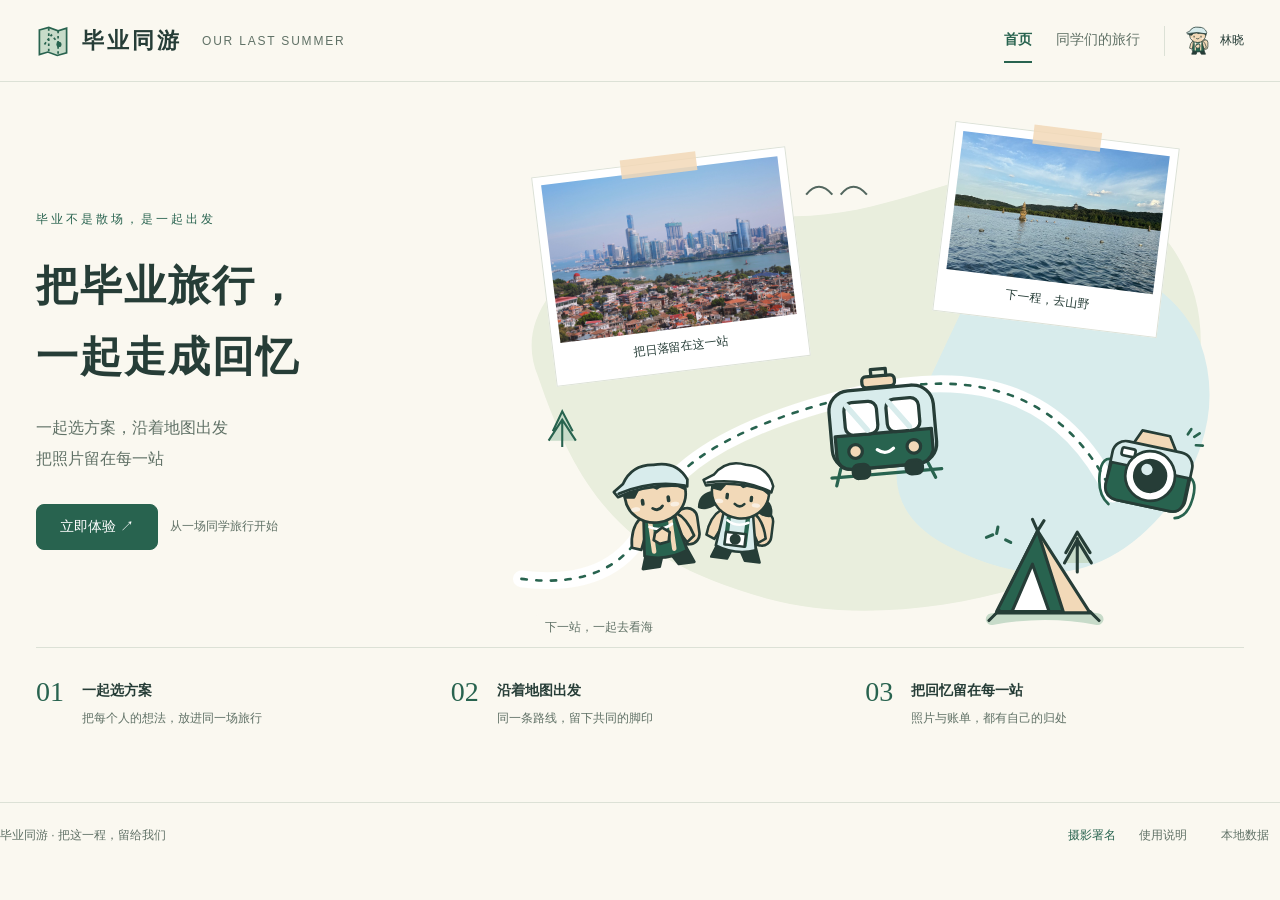
<file: index.html>
<!doctype html>
<html lang="zh-CN">
<head>
<meta charset="utf-8">
<meta name="viewport" content="width=device-width, initial-scale=1">
<meta name="description" content="毕业同游，一起选方案，沿着地图出发，把照片留在每一站">
<title>毕业同游</title>
<link rel="icon" type="image/svg+xml" href="./assets/logo.svg">
<link rel="stylesheet" href="./src/styles.css">
<script type="module" src="./src/app.js"></script>
</head>
<body>
<div id="app"><div class="boot"><h1>毕业同游</h1><p>正在打开我们的旅行手账</p></div></div>
<dialog id="modal" aria-labelledby="modal-title"><header class="modal-head"><h2 id="modal-title"></h2><button class="icon-button" data-close aria-label="关闭弹窗">×</button></header><div id="modal-body"></div></dialog>
<div id="toast" class="toast" role="status" aria-live="polite" hidden></div>
<noscript>请开启浏览器 JavaScript 后体验毕业同游</noscript>
</body>
</html>
</file>
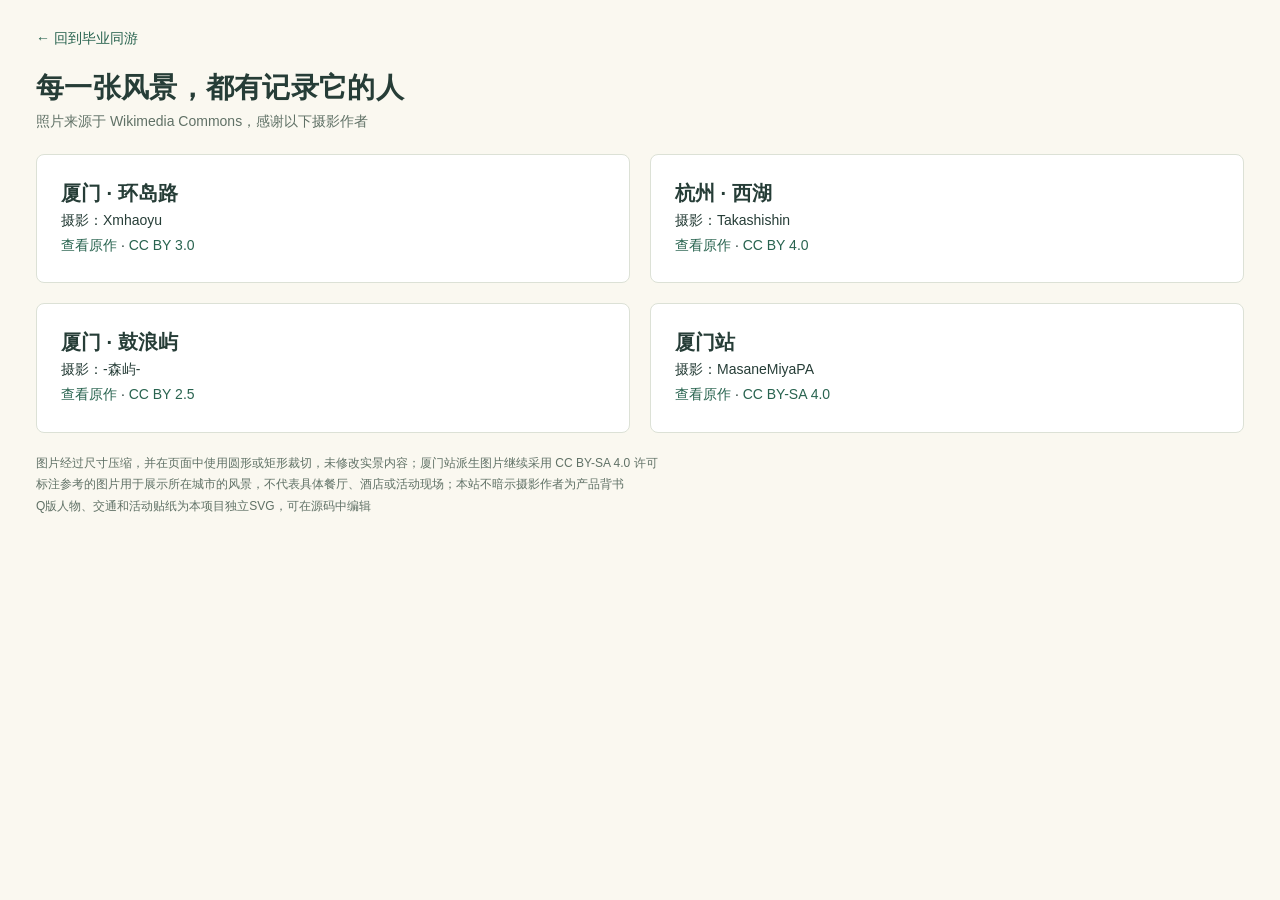
<file: assets/photos.html>
<!doctype html>
<html lang="zh-CN"><head><meta charset="utf-8"><meta name="viewport" content="width=device-width,initial-scale=1"><title>摄影署名 · 毕业同游</title><link rel="stylesheet" href="../src/styles.css"></head>
<body><main class="page"><a href="../">← 回到毕业同游</a><div class="spacer"></div><h1>每一张风景，都有记录它的人</h1><p class="muted">照片来源于 Wikimedia Commons，感谢以下摄影作者</p><div class="spacer"></div>
<div class="grid2">
<article class="card"><h2>厦门 · 环岛路</h2><p>摄影：Xmhaoyu</p><p><a href="https://commons.wikimedia.org/wiki/File:Huandao_Rd.JPG">查看原作</a> · <a href="https://creativecommons.org/licenses/by/3.0/">CC BY 3.0</a></p></article>
<article class="card"><h2>杭州 · 西湖</h2><p>摄影：Takashishin</p><p><a href="https://commons.wikimedia.org/wiki/File:West_Lake,_Hangzhou_2025.jpg">查看原作</a> · <a href="https://creativecommons.org/licenses/by/4.0/">CC BY 4.0</a></p></article>
<article class="card"><h2>厦门 · 鼓浪屿</h2><p>摄影：-森屿-</p><p><a href="https://commons.wikimedia.org/wiki/File:2018年的鼓浪屿.jpg">查看原作</a> · <a href="https://creativecommons.org/licenses/by/2.5/">CC BY 2.5</a></p></article>
<article class="card"><h2>厦门站</h2><p>摄影：MasaneMiyaPA</p><p><a href="https://commons.wikimedia.org/wiki/File:厦门站南广场20151002.JPG">查看原作</a> · <a href="https://creativecommons.org/licenses/by-sa/4.0/">CC BY-SA 4.0</a></p></article>
</div><div class="spacer"></div><p class="fine">图片经过尺寸压缩，并在页面中使用圆形或矩形裁切，未修改实景内容；厦门站派生图片继续采用 CC BY-SA 4.0 许可</p><p class="fine">标注参考的图片用于展示所在城市的风景，不代表具体餐厅、酒店或活动现场；本站不暗示摄影作者为产品背书</p><p class="fine">Q版人物、交通和活动贴纸为本项目独立SVG，可在源码中编辑</p></main></body></html>
</file>
<file: src/styles.css>
:root{
--ink:#263d37;--body:#3c5148;--muted:#607166;--paper:#faf8f0;--surface:#fff;--line:#dce1d6;--soft:#f0f3ec;
--accent:#28634f;--accent-dark:#1d4f3e;--accent-soft:#e7efe7;--sea:#d8ecec;--grass:#c7dbc9;--sand:#f2d9b8;
--danger:#ac3c36;--success:#217350;--warn:#855616;--radius:8px;
font-family:"PingFang SC","Microsoft YaHei",-apple-system,BlinkMacSystemFont,sans-serif;color:var(--ink);font-size:14px;background:var(--paper)
}
*{box-sizing:border-box}body{margin:0;min-width:1050px}button,input,select,textarea{font:inherit}button,a,input,select,textarea{ -webkit-tap-highlight-color:transparent }
button,a{touch-action:manipulation}button{cursor:pointer}button:disabled{cursor:not-allowed;opacity:.45}
button,a,input,select,textarea,summary{outline-offset:3px}
button:focus-visible,a:focus-visible,input:focus-visible,select:focus-visible,textarea:focus-visible,summary:focus-visible{outline:3px solid #83ae98}
button{border:1px solid var(--line);border-radius:var(--radius);padding:9px 15px;background:var(--surface);color:var(--ink);font-weight:500;transition:background 120ms,border-color 120ms}
button:hover:not(:disabled){border-color:#83ae98;background:var(--soft)}button:active:not(:disabled){transform:translateY(1px)}
button.primary,.button.primary{color:#fff;background:var(--accent);border-color:var(--accent)}button.primary:hover:not(:disabled){background:var(--accent-dark)}
button.danger{color:var(--danger);border-color:#e4c2bd;background:#fff9f8}button.ghost{background:transparent;border-color:transparent;color:var(--muted)}
button.small{padding:5px 10px;font-size:12px}button.icon-button{padding:5px 10px;font-size:22px;line-height:1;border-color:transparent;background:transparent}
a{color:var(--accent);text-decoration:none}a:hover{text-decoration:underline}.button{display:inline-flex;align-items:center;justify-content:center;padding:9px 15px;border-radius:8px;border:1px solid var(--line)}
input:not([type=checkbox]):not([type=radio]):not([type=file]),textarea,select{width:100%;border:1px solid #c4cec1;border-radius:7px;padding:9px 11px;color:var(--ink);background:#fff}
input[type=checkbox],input[type=radio]{accent-color:var(--accent);width:17px;height:17px;margin:0;flex:none}
textarea{resize:vertical;min-height:72px;line-height:1.7}input[readonly],textarea[readonly]{background:var(--soft)!important;color:var(--muted)}
label.field{display:flex;flex-direction:column;gap:7px;font-size:12px;font-weight:500;margin-bottom:14px}
label.check{display:flex;align-items:flex-start;gap:9px;line-height:1.65;font-weight:400;font-size:14px;cursor:pointer}
fieldset{border:1px solid var(--line);border-radius:8px;padding:16px;margin:0 0 18px}legend{font-weight:600;padding:0 6px}
h1,h2,h3,p{margin:0}h1{font-size:28px;line-height:1.45;letter-spacing:.3px}h2{font-size:20px;line-height:1.45}h3{font-size:16px;line-height:1.5}
p{line-height:1.8}small,.small-text{font-size:12px}.muted{color:var(--muted)}.fine{font-size:12px;color:var(--muted);line-height:1.8}
.row{display:flex;align-items:center;gap:12px}.row.wrap{flex-wrap:wrap}.between{justify-content:space-between}.start{align-items:flex-start}.stack{display:flex;flex-direction:column;gap:16px}.gap8{gap:8px}.grow{flex:1;min-width:0}
.grid2{display:grid;grid-template-columns:repeat(2,minmax(0,1fr));gap:20px}.grid3{display:grid;grid-template-columns:repeat(3,minmax(0,1fr));gap:20px}
.right{text-align:right}.nowrap{white-space:nowrap}.amount{font-variant-numeric:tabular-nums;white-space:nowrap}.positive{color:var(--success)}.negative{color:var(--warn)}
.hidden,[hidden]{display:none!important}.spacer{height:20px}.divider{border:0;border-top:1px solid var(--line);margin:24px 0}
.site-header{height:82px;position:sticky;top:0;z-index:20;background:var(--paper);border-bottom:1px solid var(--line)}
.header-inner{max-width:1400px;margin:auto;padding:0 36px;height:100%;display:flex;align-items:center;justify-content:space-between;gap:24px}
.brand{display:flex;align-items:center;gap:12px;color:var(--ink)}.brand:hover{text-decoration:none}.brand img{width:34px;height:34px}.brand strong{font-size:22px;letter-spacing:3px}
.brand small{color:var(--muted);letter-spacing:1.8px;margin-left:8px}.nav{display:flex;gap:24px;align-items:center}.nav a{color:var(--muted);padding:12px 0;border-bottom:2px solid transparent}
.nav a.active{color:var(--accent);border-color:var(--accent);font-weight:600}.identity{display:flex;align-items:center;gap:7px;font-size:12px;padding-left:18px;border-left:1px solid var(--line)}
.identity img{width:30px;height:30px}.page{max-width:1360px;margin:0 auto;padding:30px 36px 44px}.page-wide{max-width:1440px}
.page-heading{display:flex;justify-content:space-between;align-items:flex-end;gap:24px;margin-bottom:26px}.page-heading p{color:var(--muted);margin-top:9px}
.breadcrumb{display:flex;gap:8px;color:var(--muted);font-size:12px;margin-bottom:16px}
.card{background:var(--surface);border:1px solid var(--line);border-radius:var(--radius);padding:24px}.card.flat{background:var(--soft)}
.badge{display:inline-flex;align-items:center;gap:5px;font-size:12px;line-height:1.4;padding:4px 8px;border:1px solid var(--line);border-radius:5px;white-space:nowrap}
.badge.green{background:var(--accent-soft);color:var(--accent);border-color:#c6d9c9}.badge.warm{background:#faf0df;color:var(--warn);border-color:#e8d8bb}
.badge.gray{background:var(--soft);color:var(--muted)}.notice{background:var(--soft);border:1px solid var(--line);padding:13px 16px;border-radius:8px;font-size:12px;line-height:1.85}
.notice.warn{background:#fff7e8;border-color:#e8d8bb;color:var(--warn)}.error{background:#fff3f1;color:var(--danger);border:1px solid #e4c2bd;border-radius:8px;padding:11px 14px;line-height:1.7;margin:12px 0}
.empty{padding:56px 24px;text-align:center;display:flex;flex-direction:column;align-items:center;gap:16px;background:var(--surface);border:1px dashed #b7c8b8;border-radius:8px}
.empty img{width:100px;height:100px}.boot{margin:100px auto;max-width:600px;display:flex;flex-direction:column;gap:16px;text-align:center}
.hero{display:grid;grid-template-columns:minmax(330px,.82fr) minmax(570px,1.45fr);gap:28px;align-items:center;min-height:535px}
.hero h1{font-family:"Songti SC","STSong",Georgia,serif;font-size:42px;line-height:1.7;letter-spacing:2px;margin:20px 0}.hero .subtitle{font-size:16px;line-height:1.9;color:var(--muted);margin:0 0 30px}
.eyebrow{font-size:12px;color:var(--accent);letter-spacing:3px}.hero button{padding:13px 23px}.hero-art{position:relative;aspect-ratio:720/510}
.hero-art .scene-bg{position:absolute;inset:0;width:100%;height:100%}.hero-art .sticker{position:absolute;z-index:3;width:15%}.hero-art .polaroid{position:absolute;z-index:2;width:34%;transform:rotate(-7deg)}
.hero-art{isolation:isolate}.hero>div:first-child{min-width:0}.hero-art .hero-photo-coast{left:7%;top:9%}.hero-art .hero-photo-lake{left:60%;top:4%;width:30%;transform:rotate(7deg)}
.hero-art-note{position:absolute;left:6%;bottom:1%;max-width:54%;font-size:12px;color:var(--muted);padding:5px 10px;background:var(--paper);border-radius:5px;z-index:4}
.polaroid{background:white;padding:8px 8px 13px;border:1px solid var(--line)}.polaroid img{width:100%;aspect-ratio:1.5;display:block;object-fit:cover}
.polaroid p{font-size:12px;margin-top:8px;text-align:center}.tape{position:absolute;top:-7px;left:35%;width:30%;height:19px;background:var(--sand);opacity:.85}
.hero-features{display:grid;grid-template-columns:repeat(3,1fr);gap:36px;border-top:1px solid var(--line);padding:28px 0}
.hero-features>div{display:flex;gap:18px}.hero-features .number{font-family:Georgia,serif;font-size:28px;color:var(--accent)}.hero-features h3{font-size:14px;margin:4px 0 7px}
.site-footer{max-width:1288px;margin:0 auto;padding:18px 0 30px;display:flex;justify-content:space-between;align-items:center;border-top:1px solid var(--line);font-size:12px;color:var(--muted)}
.trip-card{border:1px solid var(--line);border-radius:8px;overflow:hidden;background:var(--surface);display:flex;flex-direction:column}
.trip-cover{height:180px;position:relative;background:var(--sea)}.trip-cover>img{width:100%;height:100%;object-fit:cover}.trip-cover .badge{position:absolute;top:12px;left:12px;background:#fff}
.trip-content{padding:22px;display:flex;flex-direction:column;gap:13px;flex:1}.trip-content .meta{display:flex;gap:8px;flex-wrap:wrap;font-size:12px;color:var(--muted)}
.trip-content .card-bottom{margin-top:auto;padding-top:12px;border-top:1px solid var(--line);display:flex;align-items:center;justify-content:space-between}
.proposal-layout{display:grid;grid-template-columns:minmax(0,1fr) 300px;gap:24px;align-items:start}.proposal-list{display:flex;flex-direction:column;gap:18px}
.proposal{padding:24px;border:1px solid var(--line);border-radius:8px;background:#fff}.proposal.selected{border:2px solid var(--accent);padding:23px}
.proposal summary{cursor:pointer;font-size:12px;color:var(--accent);padding-top:15px}.proposal details[open] summary{padding-bottom:15px}
.proposal-top{display:flex;justify-content:space-between;align-items:flex-start;gap:16px}.budget{font-size:20px;font-weight:600;color:var(--accent);white-space:nowrap}
.vote-track{height:5px;background:var(--soft);border-radius:3px;overflow:hidden;margin-top:10px}.vote-track span{height:100%;display:block;background:var(--accent);min-width:0}
.day-outline{border-left:2px solid var(--grass);padding-left:15px;margin-bottom:16px}.day-outline h3{font-size:14px;margin-bottom:7px}.day-outline p{font-size:12px;color:var(--muted)}
.side-panel{position:sticky;top:105px}.member-line{display:flex;align-items:center;justify-content:space-between;padding:10px 0;border-bottom:1px solid var(--line);font-size:12px}
.member-line:last-child{border:0}.member-name{display:flex;align-items:center;gap:8px}.member-name img{width:32px;height:32px}
.tags{display:flex;flex-wrap:wrap;gap:9px}.tag-check{display:flex;gap:6px;align-items:center;border:1px solid var(--line);padding:6px 9px;border-radius:5px;font-size:12px;cursor:pointer}
.tag-check:has(input:checked){border-color:var(--accent);background:var(--accent-soft)}.tag-check input{width:14px;height:14px}
.tabs{display:flex;gap:7px;flex-wrap:wrap}.tabs button{font-size:12px;padding:7px 13px}.tabs button.active{background:var(--accent);color:#fff;border-color:var(--accent)}
.map-toolbar{display:flex;justify-content:space-between;align-items:center;margin:20px 0 16px;gap:14px}.map-wrapper{overflow:auto;border:1px solid var(--line);border-radius:8px;background:var(--paper)}
.map-board{position:relative;height:660px;min-width:940px;transform-origin:top left}.map-background{position:absolute;inset:0;width:100%;height:100%;pointer-events:none}
.map-node{position:absolute;transform:translate(-50%,-44px);width:190px;text-align:center;z-index:3}
.node-main{display:flex;flex-direction:column;align-items:center;border:0;background:transparent;width:100%;padding:0}.node-main:hover:not(:disabled){background:transparent;border:0}
.node-portrait{display:block;position:relative;width:88px;height:88px;flex:none}.node-pin{width:88px;height:88px;border-radius:50%;background:#fff;border:1px solid #8cae96;display:flex;align-items:center;justify-content:center;position:relative;padding:5px}
.node-pin img{width:52px;height:52px}.node-pin.has-photo img{width:100%;height:100%;object-fit:cover;border-radius:50%;display:block}
.node-number{position:absolute;bottom:0;left:-4px;border:2px solid var(--paper);border-radius:50%;width:27px;height:27px;display:grid;place-items:center;background:var(--accent);color:white;font-size:12px;font-variant-numeric:tabular-nums}
.node-copy{display:flex;flex-direction:column;align-items:center;gap:3px;margin-top:10px;padding:5px 8px;background:var(--paper);border:1px solid #e1e5d8;border-radius:8px;max-width:190px}
.node-place{font-size:12px;color:var(--muted);line-height:1.6;overflow-wrap:anywhere}.node-main .node-title{display:block;font-size:14px;font-weight:600;line-height:1.6;overflow-wrap:anywhere;max-width:100%}
.node-main small{display:block;font-size:12px;line-height:1.6;color:var(--muted)}.map-node.current .node-pin{border:3px solid var(--accent);background:var(--accent-soft)}
.map-node.current .node-status{color:var(--accent);font-weight:600}.map-node.current .node-copy{border-color:#a5bea9}
.map-node.done .node-pin{background:var(--grass)}.map-node.skipped .node-pin{border-style:dashed;background:var(--soft)}
.team-avatar{position:absolute;width:48px;height:48px;top:-7px;left:73px;pointer-events:none}
.map-route{position:absolute;inset:0;width:100%;height:100%;pointer-events:none}.route-bed{fill:none;stroke:#fff;stroke-width:13;stroke-linecap:round}.route-dash{fill:none;stroke:#8ba68d;stroke-width:2.5;stroke-dasharray:5 8;stroke-linecap:round}
.route-transport{position:absolute;transform:translate(-50%,-50%);width:76px;display:flex;flex-direction:column;align-items:center;gap:2px;z-index:2;pointer-events:none}
.route-transport>img{width:58px;height:58px;background:var(--paper);border-radius:50%;padding:3px}.route-transport>span{font-size:12px;line-height:1.6;background:var(--paper);border:1px solid var(--line);border-radius:5px;padding:2px 8px;white-space:nowrap}
.route-transport .transport-unknown{width:48px;height:48px;display:grid;place-items:center;font-size:20px;border-radius:50%}
.node-photo{position:relative;margin:8px auto 0;padding:4px;background:#fff;border:1px solid #becdc0;width:104px;height:76px;display:block}
.node-photo img{width:100%;height:100%;object-fit:cover;display:block}.node-photo .photo-count{position:absolute;right:-16px;bottom:-7px;background:var(--accent);color:#fff;padding:3px 6px;border-radius:4px;font-size:12px}
.node-photo.stacked:before{content:"";position:absolute;inset:0;border:1px solid #becdc0;background:#fff;transform:rotate(5deg);z-index:-1}
.node-photo-pair{display:flex;gap:6px;justify-content:center}.node-photo-pair .node-photo{width:75px;height:56px;margin:8px 0 0}
.node-empty-photo{display:inline-flex;gap:4px;align-items:center;font-size:12px;margin-top:8px;padding:4px 8px;background:#fff9;border-color:#c8d8c7}.node-empty-photo img{width:20px;height:20px}
.current-info{display:flex;gap:12px;align-items:center}.current-info>img{width:58px;height:58px}.summary-banner{background:var(--accent-soft);border:1px solid #c7d9c9;padding:16px 20px;border-radius:8px;display:flex;justify-content:space-between;align-items:center;margin:18px 0}
.moments{margin-top:20px;border:1px solid var(--line);background:#fff;border-radius:8px;padding:18px 22px}.moments summary{cursor:pointer;list-style:none}.moment{display:flex;gap:14px;align-items:flex-start;padding:13px 0;border-bottom:1px solid var(--line)}
.moment:last-child{border:0}.moment time{font-size:12px;color:var(--muted);flex:none;min-width:110px}.moment .who{font-weight:600}.moment button{font-size:12px;padding:4px 8px;margin-left:auto}
.stats{display:grid;grid-template-columns:repeat(4,minmax(0,1fr));gap:16px;margin-bottom:22px}.stat{background:#fff;border:1px solid var(--line);border-radius:8px;padding:20px}.stat .value{font-size:28px;font-weight:600;line-height:1.4;margin:9px 0 4px;font-variant-numeric:tabular-nums}
.table-wrap{overflow:auto;border:1px solid var(--line);border-radius:8px;background:#fff}table{border-collapse:collapse;width:100%}th{font-size:12px;color:var(--muted);font-weight:500;text-align:left;background:var(--soft);padding:12px 14px}
td{font-size:14px;padding:14px;border-bottom:1px solid var(--line);vertical-align:top}tr:last-child td{border-bottom:0}tbody tr:hover{background:#f8faf5}td .fine{margin-top:4px}
.transfer{display:flex;align-items:center;justify-content:space-between;padding:14px 0;border-bottom:1px solid var(--line)}.transfer:last-child{border:0}.transfer strong{color:var(--accent)}
.expense-panel{display:grid;grid-template-columns:1fr 380px;gap:24px;align-items:start}.member-split{display:grid;grid-template-columns:1fr 125px;gap:12px;align-items:center;padding:9px 0;border-bottom:1px solid var(--line)}
.split-preview{padding:15px;background:var(--soft);border-radius:8px;margin-top:14px}.split-preview .row{font-size:12px;margin:7px 0}
dialog{border:1px solid var(--line);border-radius:12px;padding:0;max-width:980px;width:calc(100vw - 96px);max-height:calc(100vh - 72px);color:var(--ink);background:var(--paper)}
dialog::backdrop{background:rgba(26,44,35,.45)}dialog .modal-head{display:flex;justify-content:space-between;align-items:center;gap:18px;padding:20px 26px;background:var(--paper);border-bottom:1px solid var(--line);position:sticky;top:0;z-index:5}
#modal-body{padding:24px 26px}dialog.narrow{max-width:600px}dialog.wide{max-width:1120px}dialog.drawer{margin:0 0 0 auto;max-width:560px;width:560px;max-height:100vh;height:100vh;border-radius:0;border-right:0}
.dialog-actions{display:flex;justify-content:flex-end;align-items:center;gap:12px;border-top:1px solid var(--line);padding-top:18px;margin-top:22px}
.form-steps{display:flex;gap:12px;margin-bottom:22px}.form-steps span{padding:8px 15px;border:1px solid var(--line);border-radius:6px;font-size:12px}.form-steps .active{background:var(--accent-soft);color:var(--accent);border-color:#abcab4}
.proposal-form{border:1px solid var(--line);border-radius:8px;background:#fff;padding:20px;margin-bottom:22px}.proposal-form .day-form{border:1px solid var(--line);padding:16px;border-radius:8px;background:var(--soft);margin:14px 0}
.activity-form{display:grid;grid-template-columns:1.5fr 100px 105px 36px;gap:9px;align-items:end;border-top:1px solid var(--line);padding-top:12px;margin-top:12px}
.activity-form .description{grid-column:1/4}.activity-form .field{margin-bottom:0}.activity-form .city-field{grid-column:1/2}
.upload-grid,.album-grid{display:grid;grid-template-columns:repeat(3,minmax(0,1fr));gap:16px}.photo-draft{position:relative;border:1px solid var(--line);border-radius:8px;background:#fff;padding:6px}
.photo-draft img{width:100%;height:120px;object-fit:cover;display:block;border-radius:4px}.photo-draft button{position:absolute;right:8px;top:8px;background:#fff}.photo-draft p{font-size:12px;padding:7px;overflow-wrap:anywhere}
.album-item{border:1px solid var(--line);padding:7px;background:#fff;border-radius:7px;display:flex;flex-direction:column;gap:8px}
.album-item button.photo-open{border:0;padding:0;background:transparent}.album-item img{width:100%;height:145px;object-fit:cover;display:block}.album-item p{font-size:12px;line-height:1.6}
.large-photo{display:block;max-width:100%;max-height:65vh;object-fit:contain;margin:auto}.lightbox-controls{display:flex;justify-content:space-between;align-items:center;gap:16px;margin-top:18px}
dl.detail-list{display:grid;grid-template-columns:85px minmax(0,1fr);gap:11px 16px;margin:16px 0}dt{font-size:12px;color:var(--muted)}dd{margin:0;line-height:1.7;font-size:14px;overflow-wrap:anywhere}
.summary-count{display:flex;justify-content:space-between;padding:8px 0;border-bottom:1px solid var(--line)}.summary-section{margin-bottom:22px}.summary-section h3{margin-bottom:10px}
.toast{position:fixed;left:50%;bottom:24px;transform:translateX(-50%);z-index:999;background:var(--ink);color:#fff;padding:13px 22px;border-radius:8px;max-width:80vw;font-size:14px;line-height:1.6}
@keyframes arrive{from{transform:translateY(-6px);opacity:.3}to{transform:translateY(0);opacity:1}}
@media(prefers-reduced-motion:reduce){*,*:before,*:after{animation:none!important;transition:none!important;scroll-behavior:auto!important}}
@media(max-width:1200px){.brand small{display:none}.page{padding:26px}.header-inner{padding:0 26px}.hero{grid-template-columns:320px minmax(570px,1fr);gap:12px}.hero h1{font-size:36px}.grid3{gap:16px}.trip-content{padding:18px}.proposal-layout{grid-template-columns:minmax(0,1fr) 280px}.site-footer{margin:0 26px}.map-board{height:640px}}
</file>
